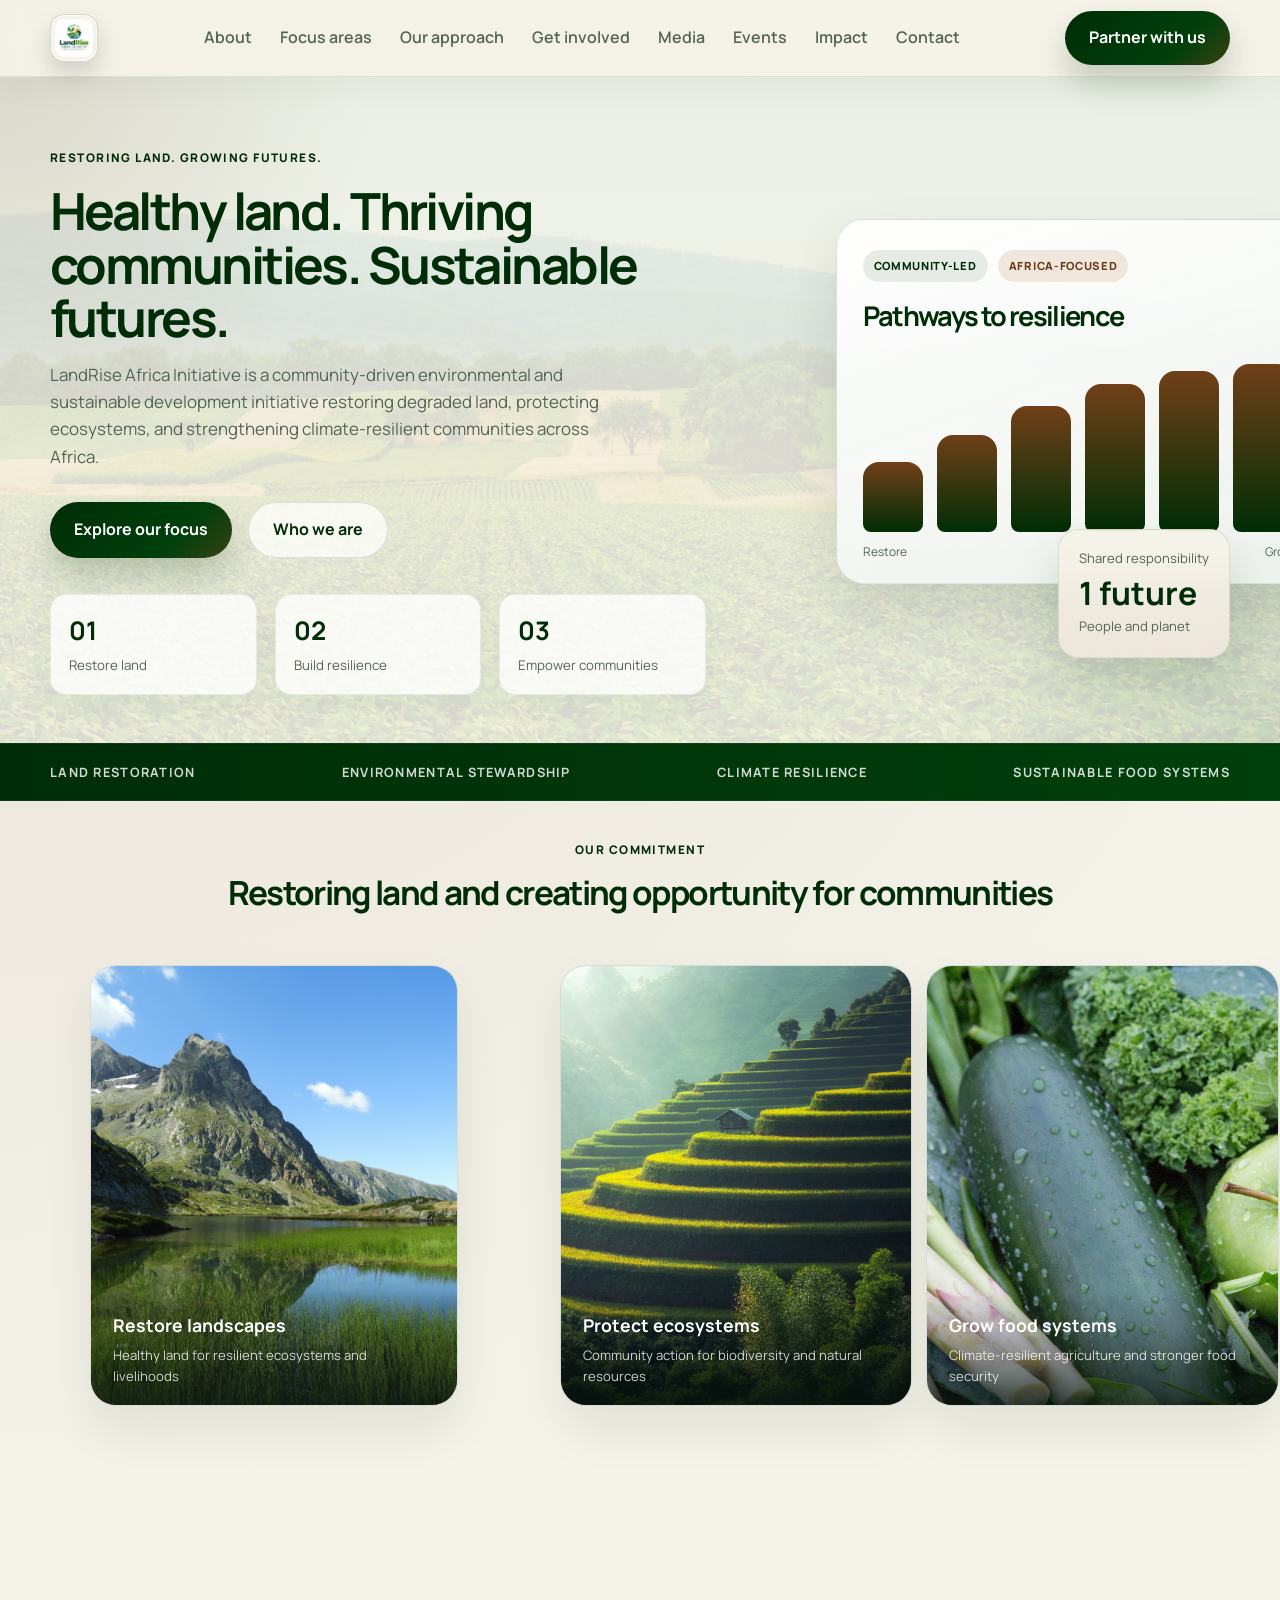
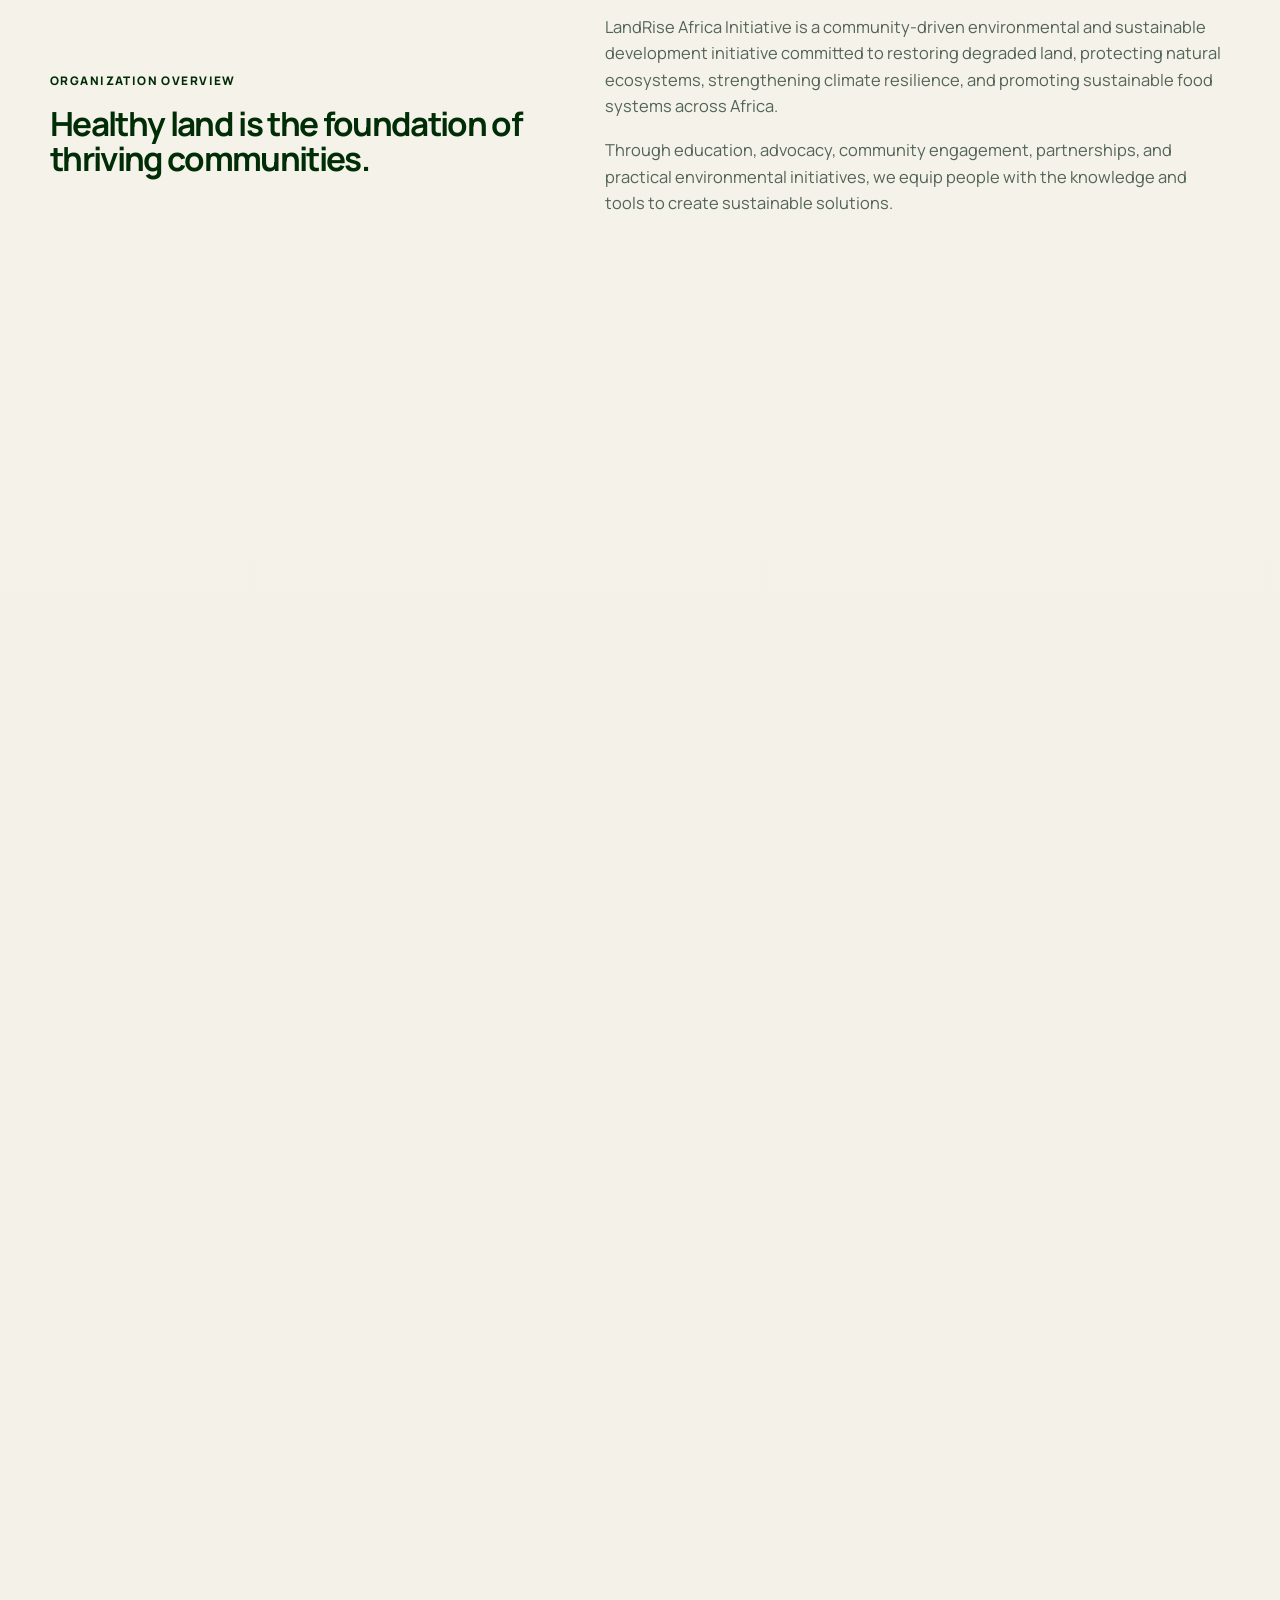
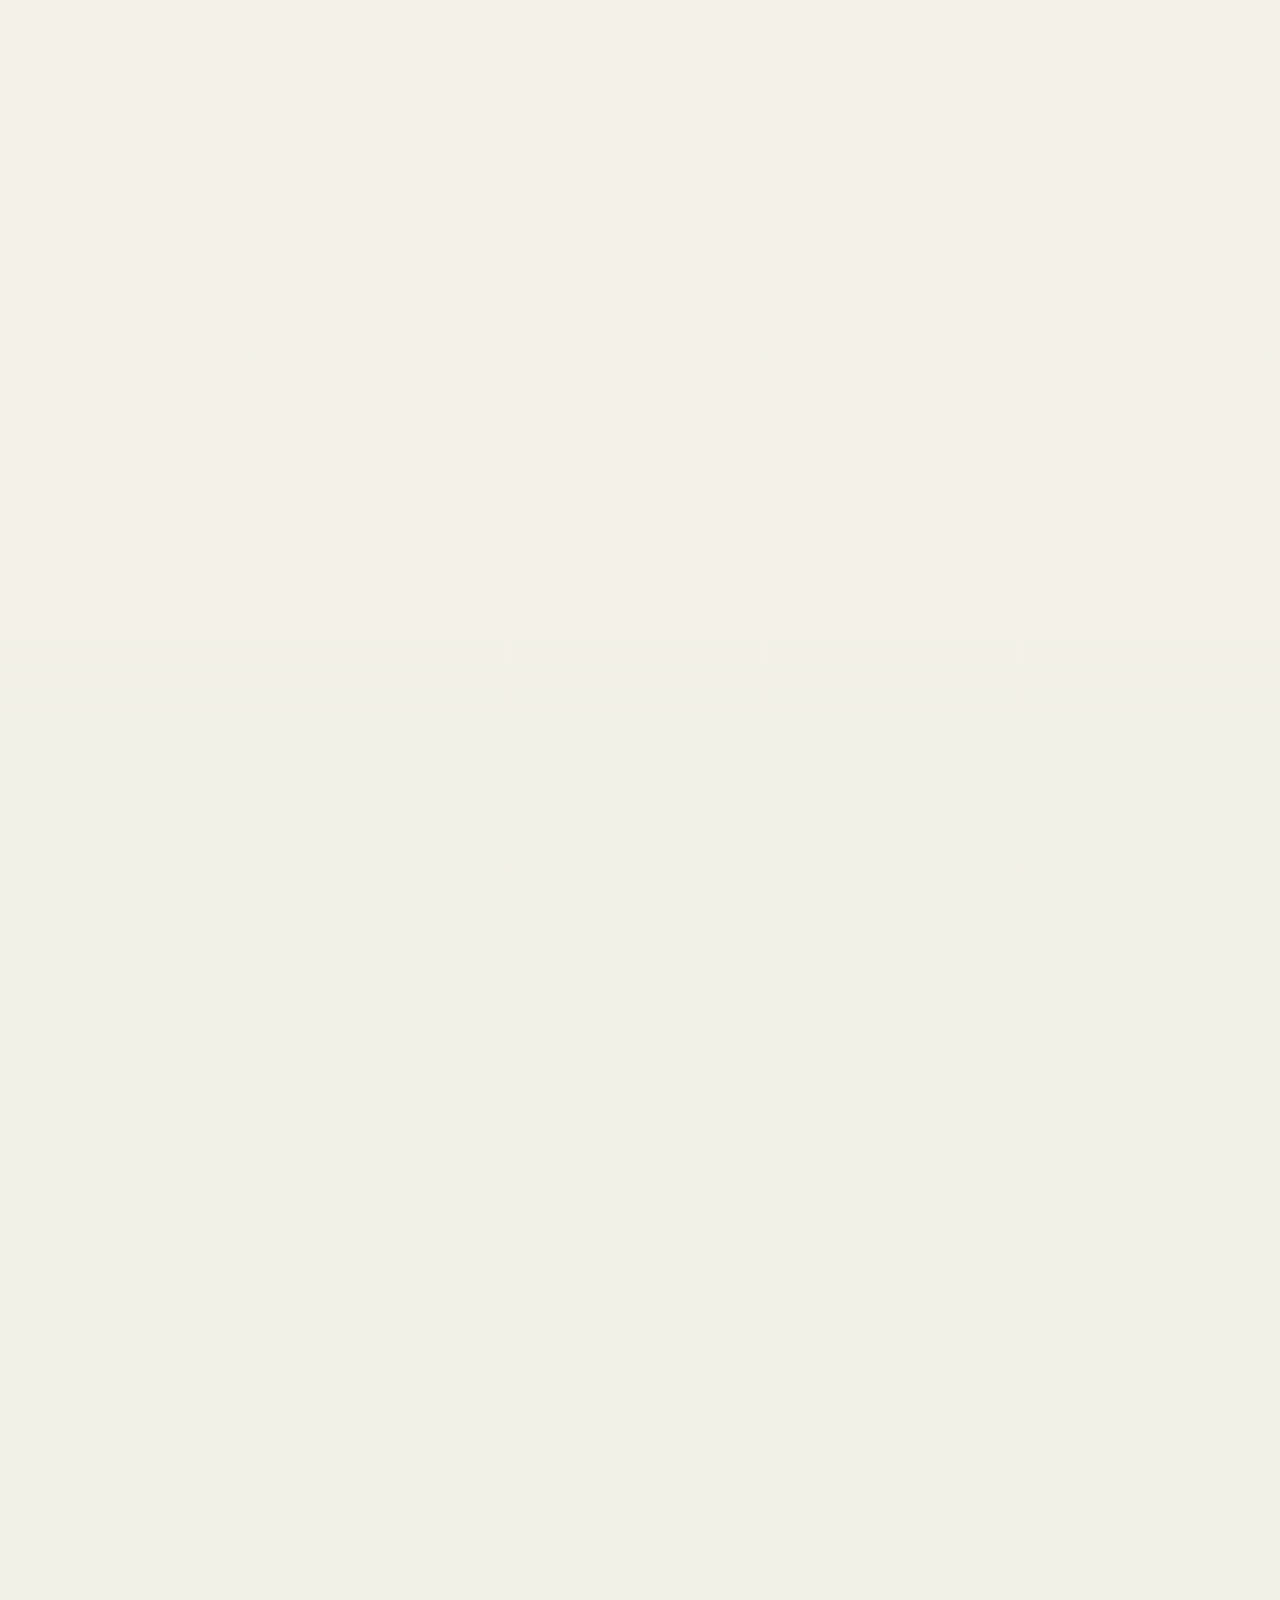
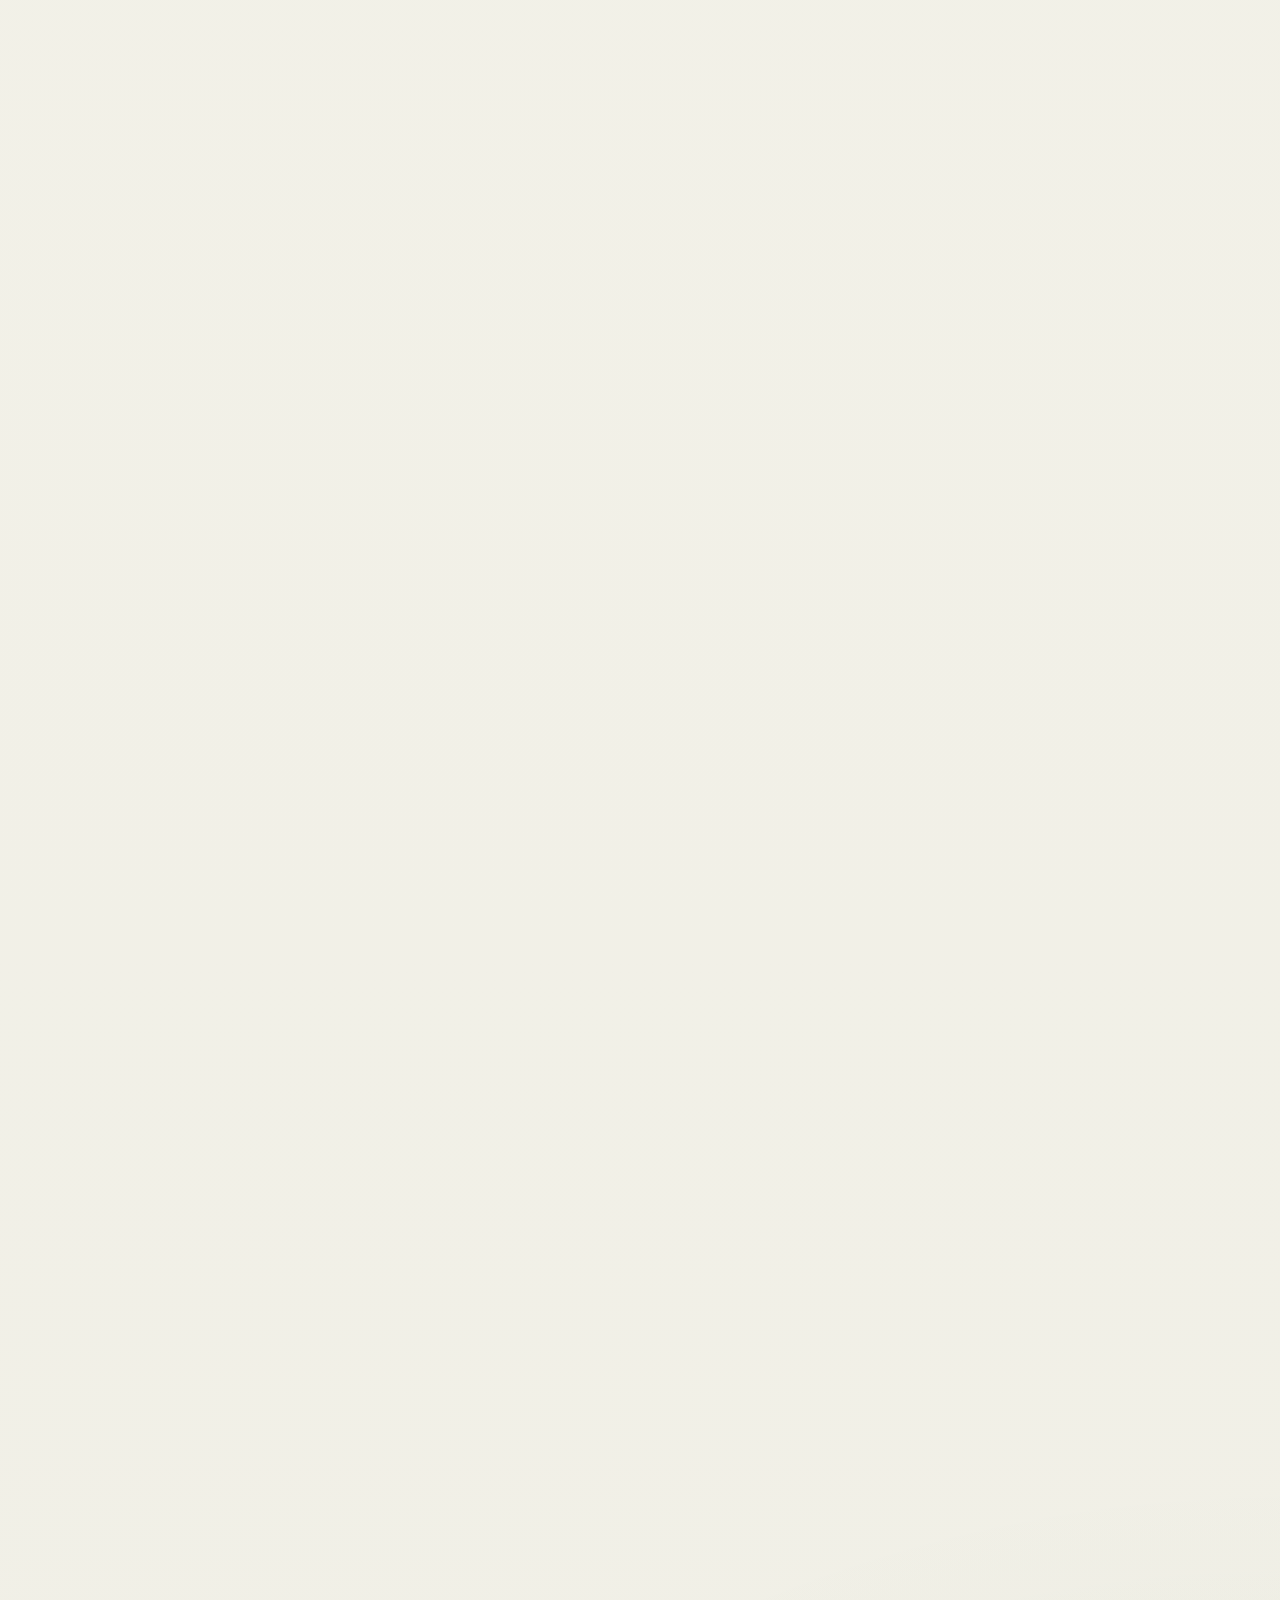
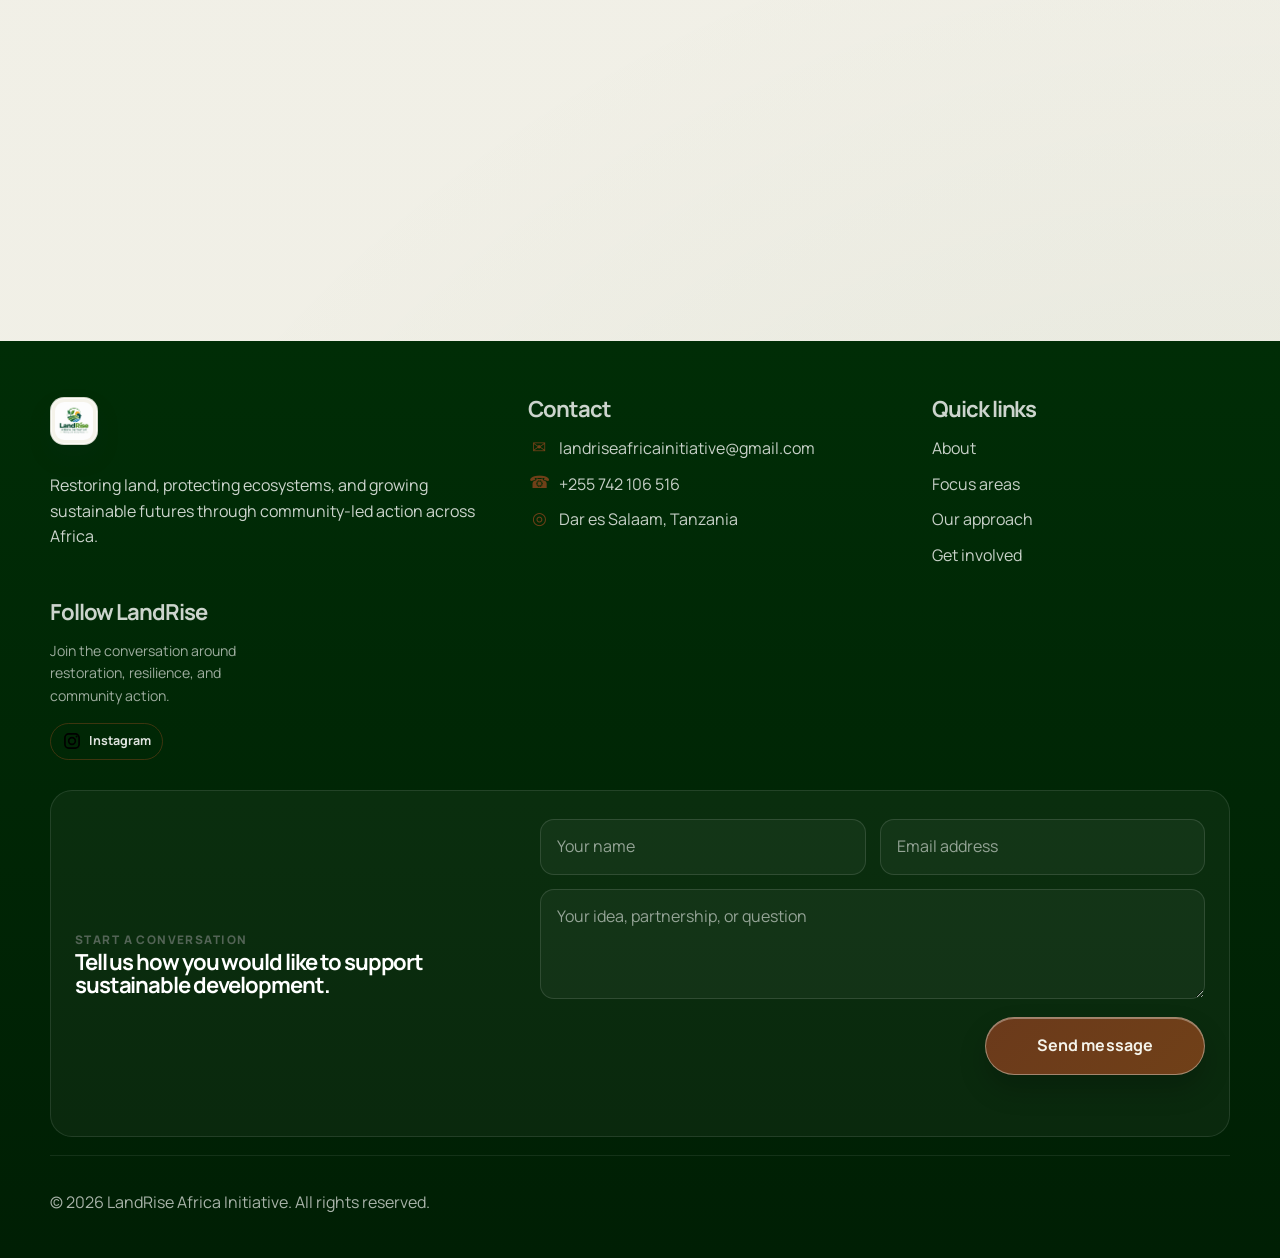
<file: index.html>
<!DOCTYPE html>
<html lang="en">
  <head>
    <meta charset="UTF-8" />
    <meta name="viewport" content="width=device-width, initial-scale=1.0" />
    <meta
      name="description"
      content="LandRise Africa Initiative restores land, strengthens climate resilience, and promotes sustainable food systems through community-led action across Africa."
    />
    <title>LandRise Africa Initiative</title>
    <link rel="preconnect" href="https://fonts.googleapis.com" />
    <link rel="preconnect" href="https://fonts.gstatic.com" crossorigin />
    <link
      href="https://fonts.googleapis.com/css2?family=Manrope:wght@400;500;600;700;800&display=swap"
      rel="stylesheet"
    />
    <link rel="icon" type="image/png" href="assets/images/logo-landrise.png" />
    <link rel="stylesheet" href="css/styles.css" />
  </head>
  <body>
    <header class="site-header">
      <div class="container nav-wrap">
        <a href="#top" class="brand" aria-label="LandRise Africa Initiative home">
          <img src="assets/images/logo-landrise.png" alt="LandRise logo" class="brand-mark" />
          <!-- <span class="brand-text">LandRise</span> -->
        </a>

        <nav class="main-nav" aria-label="Main navigation">
          <a href="#about">About</a>
          <a href="#focus">Focus areas</a>
          <a href="#approach">Our approach</a>
          <a href="#involvement">Get involved</a>
          <a href="pages/media.html">Media</a>
          <a href="pages/events.html">Events</a>
          <a href="#impact">Impact</a>
          <a href="#contact">Contact</a>
        </nav>

        <a href="#contact" class="btn btn-primary nav-cta">Partner with us</a>
        <button class="menu-toggle" aria-label="Open menu" aria-expanded="false">
          <span></span>
          <span></span>
          <span></span>
        </button>
      </div>
    </header>

    <main id="top">
      <section class="hero reveal">
        <div class="container hero-grid">
          <div class="hero-copy">
            <p class="eyebrow">Restoring land. Growing futures.</p>
            <h1>Healthy land. Thriving communities. Sustainable futures.</h1>
            <p class="lead">
              LandRise Africa Initiative is a community-driven environmental and sustainable development initiative
              restoring degraded land, protecting ecosystems, and strengthening climate-resilient communities across Africa.
            </p>
            <div class="hero-actions">
              <a href="#focus" class="btn btn-primary">Explore our focus</a>
              <a href="#about" class="btn btn-secondary">Who we are</a>
            </div>
            <ul class="hero-metrics" aria-label="LandRise priorities">
              <li><strong>01</strong><span>Restore land</span></li>
              <li><strong>02</strong><span>Build resilience</span></li>
              <li><strong>03</strong><span>Empower communities</span></li>
            </ul>
          </div>

          <div class="hero-visual" aria-label="LandRise business overview card">
            <div class="card-panel main-panel">
              <div class="badge-row">
                <span class="badge green">Community-led</span>
                <span class="badge neutral">Africa-focused</span>
              </div>
              <h2>Pathways to resilience</h2>
              <div class="mini-chart" aria-hidden="true">
                <span style="--h: 42%"></span>
                <span style="--h: 58%"></span>
                <span style="--h: 75%"></span>
                <span style="--h: 88%"></span>
                <span style="--h: 96%"></span>
                <span style="--h: 100%"></span>
              </div>

              <div class="chart-labels">
                <span>Restore</span>
                <span>Engage</span>
                <span>Grow</span>
              </div>
            </div>
            <div class="card-panel floating-panel">
              <p>Shared responsibility</p>
              <strong>1 future</strong>
              <span>People and planet</span>
            </div>
          </div>
        </div>
      </section>

      <section class="trust-bar">
        <div class="container trust-items">
          <span>Land restoration</span>
          <span>Environmental stewardship</span>
          <span>Climate resilience</span>
          <span>Sustainable food systems</span>
        </div>
      </section>

      <section class="section gallery-section reveal">
        <div class="container">
          <div class="section-heading center">
            <p class="eyebrow">Our commitment</p>
            <h2>Restoring land and creating opportunity for communities</h2>
          </div>

          <div class="gallery-grid">
            <figure class="gallery-card large">
              <img
                src="assets/images/gallery-farm.jpg"
                alt="Agricultural field and sustainable crop production"
              />
              <figcaption>
                <strong>Restore landscapes</strong>
                <span>Healthy land for resilient ecosystems and livelihoods</span>
              </figcaption>
            </figure>

            <figure class="gallery-card">
              <img
                src="assets/images/gallery-crop.jpg"
                alt="Crops growing in fertile agricultural landscape"
              />
              <figcaption>
                <strong>Protect ecosystems</strong>
                <span>Community action for biodiversity and natural resources</span>
              </figcaption>
            </figure>

            <figure class="gallery-card">
              <img
                src="assets/images/gallery-valuechain.jpg"
                alt="Agricultural value chain and food systems planning"
              />
              <figcaption>
                <strong>Grow food systems</strong>
                <span>Climate-resilient agriculture and stronger food security</span>
              </figcaption>
            </figure>
          </div>
        </div>
      </section>

      <section class="section reveal" id="about">
        <div class="container split-section">
          <div class="section-copy">
            <p class="eyebrow">Organization overview</p>
            <h2>Healthy land is the foundation of thriving communities.</h2>
          </div>
          <div class="section-text">
            <p>
              LandRise Africa Initiative is a community-driven environmental and sustainable development initiative committed to restoring degraded land, protecting natural ecosystems, strengthening climate resilience, and promoting sustainable food systems across Africa.
            </p>
            <p>
              Through education, advocacy, community engagement, partnerships, and practical environmental initiatives, we equip people with the knowledge and tools to create sustainable solutions.
            </p>
          </div>
        </div>
      </section>

      <section class="section alt reveal" id="focus">
        <div class="container">
          <div class="section-heading center">
            <p class="eyebrow">Our focus areas</p>
            <h2>Integrated action for land, climate, food, and people</h2>
          </div>

          <div class="card-grid three-up">
            <article class="info-card">
              <div class="icon">01</div>
              <h3>Sustainable land management</h3>
              <p>
                We promote soil health, land restoration, responsible land use, water conservation, and sustainable farming systems.
              </p>
            </article>

            <article class="info-card">
              <div class="icon">02</div>
              <h3>Environmental conservation</h3>
              <p>
                We support tree planting, ecosystem rehabilitation, biodiversity conservation, and community stewardship of natural habitats.
              </p>
            </article>

            <article class="info-card">
              <div class="icon">03</div>
              <h3>Food security and climate action</h3>
              <p>
                We connect sustainable agriculture, climate education, resilient food systems, and community adaptation with practical action.
              </p>
            </article>
          </div>
        </div>
      </section>

      <section class="section reveal" id="approach">
        <div class="container">
          <div class="section-heading">
            <p class="eyebrow">Our approach</p>
            <h2>From shared knowledge to practical environmental action</h2>
          </div>

          <div class="card-grid two-up">
            <article class="feature-card feature-card--primary">
              <div class="tag">Educate & engage</div>
              <h3>Knowledge that moves communities</h3>
              <p>
                We create awareness and involve farmers, young people, institutions, and local stakeholders in sustainable development.
              </p>
              <ul>
                <li>Environmental education</li>
                <li>Youth leadership</li>
                <li>Community participation</li>
              </ul>
            </article>

            <article class="feature-card">
              <div class="tag alt">Collaborate & act</div>
              <h3>Partnerships that create lasting impact</h3>
              <p>
                We connect communities, researchers, organizations, government, businesses, and development partners around practical solutions.
              </p>
              <ul>
                <li>Land restoration</li>
                <li>Climate action</li>
                <li>Food security</li>
              </ul>
            </article>
          </div>
        </div>
      </section>

      <section class="section process-section reveal">
        <div class="container">
          <div class="section-heading">
            <p class="eyebrow">Our principles</p>
            <h2>A practical, inclusive path from awareness to measurable change</h2>
          </div>

          <div class="timeline">
            <article class="timeline-item">
              <span class="timeline-step">01</span>
              <div>
                <h3>Educate</h3>
                <p>
                  We share accessible knowledge about sustainable land use, conservation, climate action, and food security.
                </p>
              </div>
            </article>

            <article class="timeline-item">
              <span class="timeline-step">02</span>
              <div>
                <h3>Engage</h3>
                <p>
                  We bring communities, young people, institutions, and partners into conversations and initiatives that matter locally.
                </p>
              </div>
            </article>

            <article class="timeline-item">
              <span class="timeline-step">03</span>
              <div>
                <h3>Advocate</h3>
                <p>
                  We promote responsible land management and environmental stewardship through public engagement and campaigns.
                </p>
              </div>
            </article>

            <article class="timeline-item">
              <span class="timeline-step">04</span>
              <div>
                <h3>Act together</h3>
                <p>
                  We collaborate on practical initiatives that restore land, strengthen resilience, and improve community well-being.
                </p>
              </div>
            </article>
          </div>
        </div>
      </section>

      <section class="section alt testimonial-section reveal">
        <div class="container">
          <div class="section-heading center">
            <p class="eyebrow">Who we bring together</p>
            <h2>Change grows stronger through collaboration</h2>
          </div>

          <div class="card-grid three-up">
            <article class="testimonial-card">
              <p>
                “Farmers and agricultural communities bring lived knowledge and local leadership to sustainable land and food-system solutions.”
              </p>
              <div class="person">
                <strong>Farmers</strong>
                <span>Local knowledge and stewardship</span>
              </div>
            </article>

            <article class="testimonial-card">
              <p>
                “Young people, researchers, and educators help turn knowledge into innovation, leadership, and practical environmental action.”
              </p>
              <div class="person">
                <strong>Young people</strong>
                <span>Innovation and environmental leadership</span>
              </div>
            </article>

            <article class="testimonial-card">
              <p>
                “Organizations, institutions, and development partners help build the relationships needed for lasting sustainable development.”
              </p>
              <div class="person">
                <strong>Partners</strong>
                <span>Collaboration for lasting impact</span>
              </div>
            </article>
          </div>
        </div>
      </section>

      <section class="section faq-section reveal" id="faq">
        <div class="container faq-grid">
          <div class="faq-copy">
            <p class="eyebrow">Frequently asked</p>
            <h2>Common questions about getting involved</h2>
            <p>
              LandRise Africa Initiative welcomes people and organizations who want to learn, collaborate, volunteer, or support practical environmental action.
            </p>
          </div>

          <div class="faq-list">
            <details open>
              <summary>What issues does LandRise focus on?</summary>
              <p>
                Our focus includes sustainable land management, environmental conservation, food security, climate action, and youth and community engagement.
              </p>
            </details>

            <details>
              <summary>Who can work with LandRise?</summary>
              <p>
                Farmers, young people, researchers, environmental professionals, NGOs, community groups, government institutions, businesses, volunteers, donors, and development partners.
              </p>
            </details>

            <details>
              <summary>How can I get involved?</summary>
              <p>
                You can volunteer, partner on a project, share knowledge, support an initiative, or help advocate for responsible land and environmental practices.
              </p>
            </details>

            <details>
              <summary>What kinds of programs are being developed?</summary>
              <p>
                Potential programs include land restoration, tree planting, sustainable agriculture, environmental education, youth climate action, community conservation, and climate resilience.
              </p>
            </details>
          </div>
        </div>
      </section>

      <section class="section alt reveal" id="impact">
        <div class="container">
          <div class="section-heading center">
            <p class="eyebrow">Why healthy land matters</p>
            <h2>Restoration strengthens ecosystems, livelihoods, and local economies</h2>
          </div>

          <div class="card-grid four-up">
            <article class="impact-card">
              <strong>01</strong>
              <h3>Better harvests</h3>
              <p>Healthy soils support productive and sustainable agricultural systems.</p>
            </article>
            <article class="impact-card">
              <strong>02</strong>
              <h3>Cleaner water</h3>
              <p>Responsible land management helps protect water resources and reduce degradation.</p>
            </article>
            <article class="impact-card">
              <strong>03</strong>
              <h3>Greater biodiversity</h3>
              <p>Healthy ecosystems provide habitat for plants, animals, insects, and microorganisms.</p>
            </article>
            <article class="impact-card">
              <strong>04</strong>
              <h3>Stronger communities</h3>
              <p>Resilient food systems and natural resources can strengthen livelihoods and well-being.</p>
            </article>
          </div>
        </div>
      </section>

      <section class="section alt reveal" id="involvement">
        <div class="container">
          <div class="section-heading center">
            <p class="eyebrow">Get involved</p>
            <h2>There is a place for everyone in building a sustainable future</h2>
          </div>

          <div class="card-grid two-up team-grid">
            <article class="team-card">
              <img src="assets/images/team/team-1.jpeg" alt="Veronica Pius, Founder and Lead of LandRise Africa Initiative" />
              <div class="team-content">
                <h3>VERONICA PIUS</h3>
                <p class="role">Founder &amp; Lead, LandRise Africa Initiative</p>
                <p>
                  Leads LandRise Africa Initiative’s vision for sustainable land management, environmental action, and community-centered development.
                </p>
              </div>
            </article>

            <article class="team-card">
              <img src="assets/images/team/team-2.jpeg" alt="Elizabeth Pius, Community Health and Nutrition Officer" />
              <div class="team-content">
                <h3>ELIZABETH KABANYA</h3>
                <p class="role">Community Health and Nutrition Officer</p>
                <p>
                  Supports healthier communities through nutrition awareness, community engagement, and practical development initiatives.
                </p>
              </div>
            </article>
          </div>
        </div>
      </section>

      <section class="cta-band reveal">
        <div class="container cta-wrap">
          <div>
            <p class="eyebrow">Restore land. Empower communities.</p>
            <h2>Help grow a healthier, more resilient future for Africa.</h2>
          </div>
          <a href="#contact" class="btn btn-primary">Get involved</a>
        </div>
      </section>
    </main>

    <footer class="site-footer" id="contact">
      <div class="container footer-grid">
        <div>
          <a href="#top" class="brand footer-brand" aria-label="LandRise Africa Initiative home">
            <img src="assets/images/logo-landrise.png" alt="LandRise logo" class="brand-mark" />
            <!-- <span class="brand-text">LandRise</span> -->
          </a>
          <p>
            Restoring land, protecting ecosystems, and growing sustainable futures through community-led action across Africa.
          </p>
        </div>

        <div>
          <h3>Contact</h3>
          <ul class="footer-list">
            <li><span class="contact-icon" aria-hidden="true">&#9993;</span><a href="mailto:landriseafricainitiative@gmail.com">landriseafricainitiative@gmail.com</a></li>
            <li><span class="contact-icon" aria-hidden="true">&#9742;</span><a href="tel:+255742106516">+255 742 106 516</a></li>
            <li><span class="contact-icon" aria-hidden="true">&#9678;</span><span>Dar es Salaam, Tanzania</span></li>
          </ul>
        </div>

        <div>
          <h3>Quick links</h3>
          <ul class="footer-list">
            <li><a href="#about">About</a></li>
            <li><a href="#focus">Focus areas</a></li>
            <li><a href="#approach">Our approach</a></li>
            <li><a href="#involvement">Get involved</a></li>
          </ul>
        </div>

        <div>
          <h3>Follow LandRise</h3>
          <p class="social-intro">Join the conversation around restoration, resilience, and community action.</p>
          <div class="social-links" aria-label="Social media links">
            <!-- <a href="https://www.facebook.com/" target="_blank" rel="noreferrer" aria-label="LandRise on Facebook"><img class="social-icon" src="assets/images/social/facebook.svg" alt="" /><span>Facebook</span></a> -->
            <a href="https://www.instagram.com/landrise_africa?stkn=emh3bWVybmZ4anJh" target="_blank" rel="noreferrer" aria-label="LandRise on Instagram"><img class="social-icon" src="assets/images/social/instagram.svg" alt="" /><span>Instagram</span></a>
            <!-- <a href="https://www.linkedin.com/" target="_blank" rel="noreferrer" aria-label="LandRise on LinkedIn"><img class="social-icon" src="assets/images/social/linkedin.svg" alt="" /><span>LinkedIn</span></a> -->
          </div>
        </div>
      </div>

      <div class="container contact-panel">
        <div>
          <p class="eyebrow">Start a conversation</p>
          <h3>Tell us how you would like to support sustainable development.</h3>
        </div>
        <form class="contact-form" id="inquiryForm" action="https://formspree.io/f/mppwyoyw" method="POST">
          <input type="text" name="name" placeholder="Your name" aria-label="Your name" required />
          <input type="email" name="email" placeholder="Email address" aria-label="Email address" required />
          <textarea name="message" rows="3" placeholder="Your idea, partnership, or question" aria-label="Your idea, partnership, or question" required></textarea>
          <input type="hidden" name="_subject" value="New LandRise Africa Initiative website message" />
          <button type="submit" class="btn btn-primary">Send message</button>
          <p class="form-status" id="formStatus" role="status" aria-live="polite"></p>
        </form>
      </div>

      <div class="container footer-bottom">
        <p>© <span id="year"></span> LandRise Africa Initiative. All rights reserved.</p>
      </div>
    </footer>

    <script src="js/script.js"></script>
  </body>
</html>
</file>
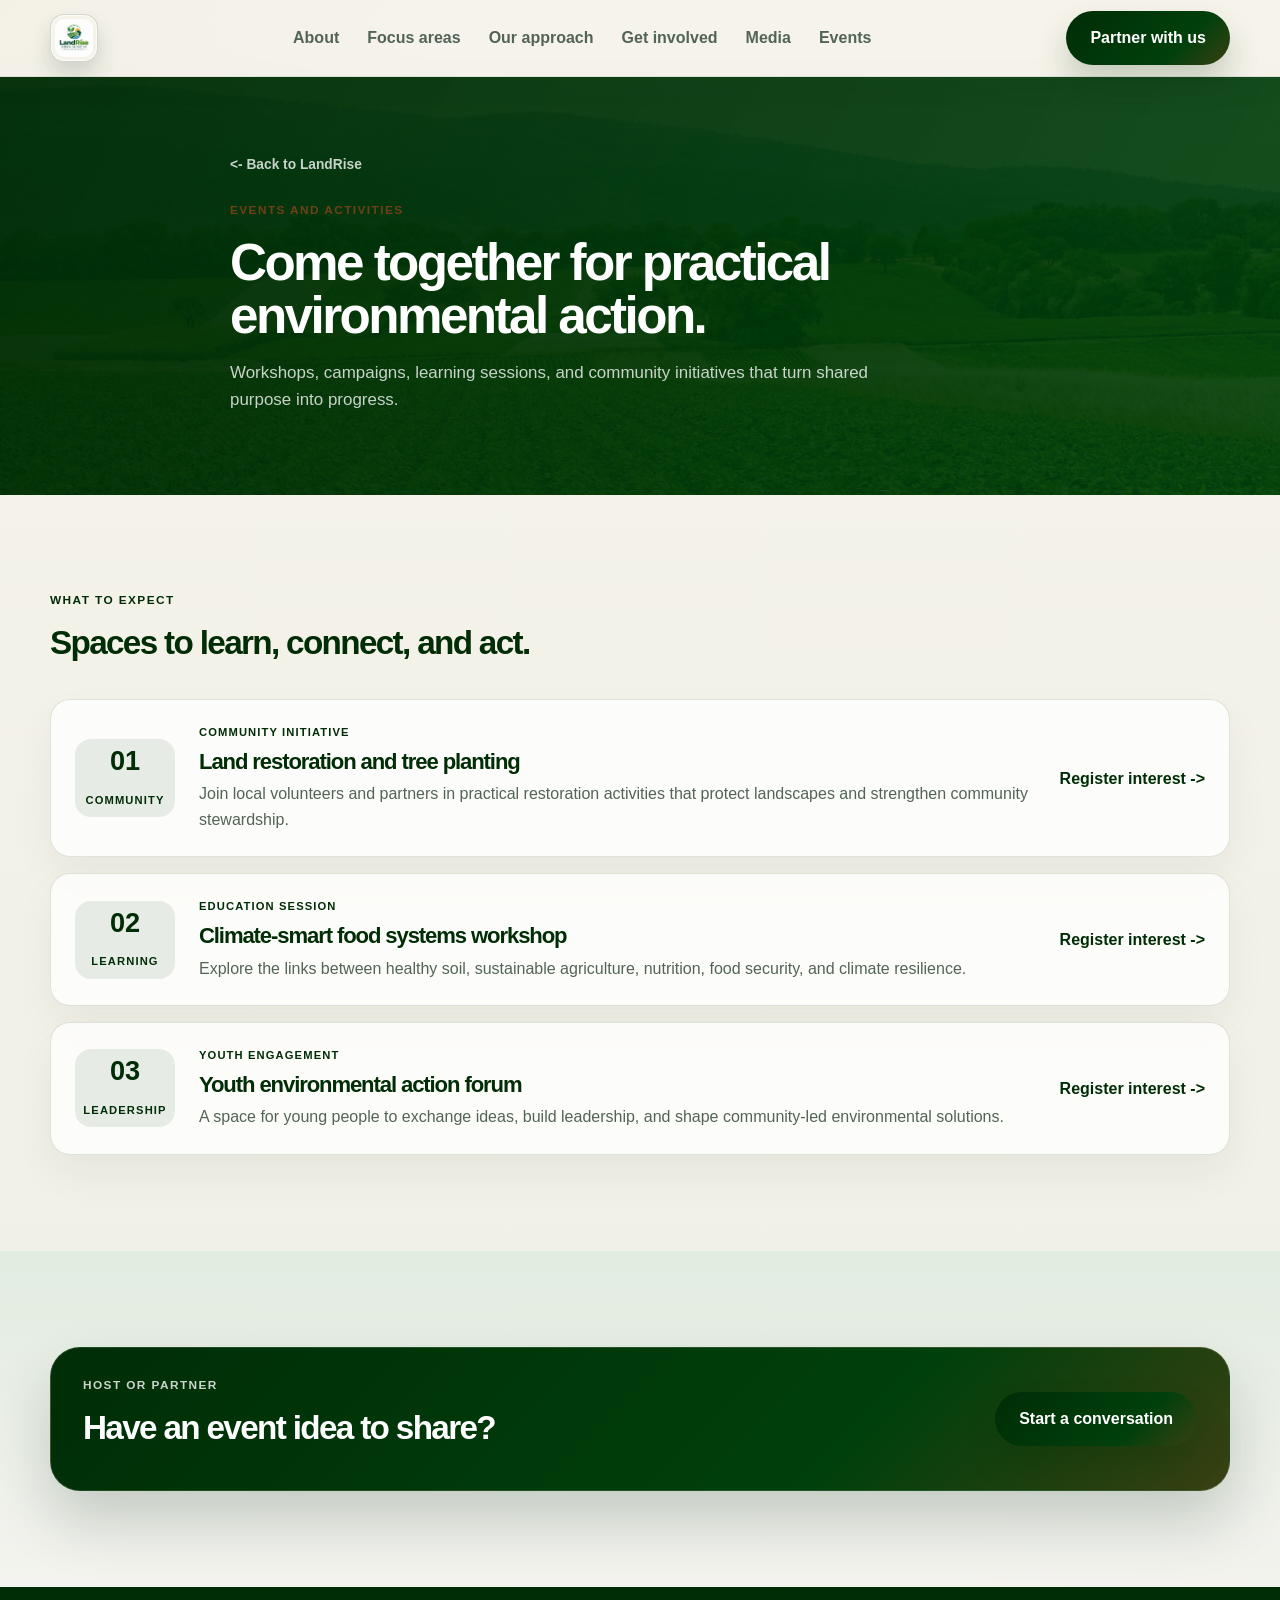
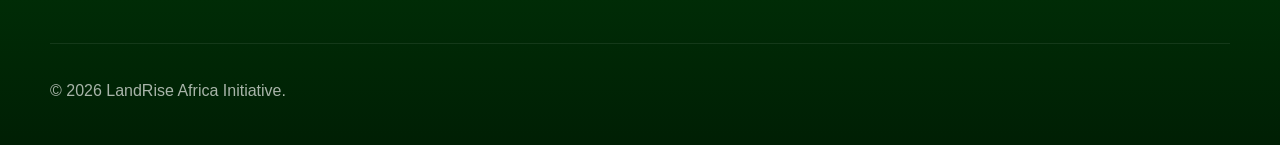
<file: pages/events.html>
<!DOCTYPE html>
<html lang="en">
  <head>
    <meta charset="UTF-8" />
    <meta name="viewport" content="width=device-width, initial-scale=1.0" />
    <meta name="description" content="LandRise Africa Initiative events, workshops, campaigns, and community activities." />
    <title>Events | LandRise Africa Initiative</title>
    <link rel="icon" type="image/png" href="../assets/images/logo-landrise.png" />
    <link rel="stylesheet" href="../css/styles.css" />
  </head>
  <body>
    <header class="site-header">
      <div class="container nav-wrap">
        <a href="../index.html#top" class="brand" aria-label="LandRise Africa Initiative home">
          <img src="../assets/images/logo-landrise.png" alt="LandRise logo" class="brand-mark" />
        </a>
        <nav class="main-nav" aria-label="Main navigation">
          <a href="../index.html#about">About</a>
          <a href="../index.html#focus">Focus areas</a>
          <a href="../index.html#approach">Our approach</a>
          <a href="../index.html#involvement">Get involved</a>
          <a href="media.html">Media</a>
          <a href="events.html" aria-current="page">Events</a>
        </nav>
        <a href="../index.html#contact" class="btn btn-primary nav-cta">Partner with us</a>
        <button class="menu-toggle" aria-label="Open menu" aria-expanded="false">
          <span></span><span></span><span></span>
        </button>
      </div>
    </header>

    <main>
      <section class="page-hero reveal">
        <div class="container page-hero-content">
          <a class="back-link" href="../index.html">&lt;- Back to LandRise</a>
          <p class="eyebrow">Events and activities</p>
          <h1>Come together for practical environmental action.</h1>
          <p class="lead">Workshops, campaigns, learning sessions, and community initiatives that turn shared purpose into progress.</p>
        </div>
      </section>

      <section class="section reveal">
        <div class="container">
          <div class="section-heading">
            <p class="eyebrow">What to expect</p>
            <h2>Spaces to learn, connect, and act.</h2>
          </div>
          <div class="event-list">
            <article class="event-card">
              <div class="event-date"><strong>01</strong><span>Community</span></div>
              <div><p class="event-type">Community initiative</p><h3>Land restoration and tree planting</h3><p>Join local volunteers and partners in practical restoration activities that protect landscapes and strengthen community stewardship.</p></div>
              <a href="../index.html#contact" class="event-link">Register interest <span aria-hidden="true">-&gt;</span></a>
            </article>
            <article class="event-card">
              <div class="event-date"><strong>02</strong><span>Learning</span></div>
              <div><p class="event-type">Education session</p><h3>Climate-smart food systems workshop</h3><p>Explore the links between healthy soil, sustainable agriculture, nutrition, food security, and climate resilience.</p></div>
              <a href="../index.html#contact" class="event-link">Register interest <span aria-hidden="true">-&gt;</span></a>
            </article>
            <article class="event-card">
              <div class="event-date"><strong>03</strong><span>Leadership</span></div>
              <div><p class="event-type">Youth engagement</p><h3>Youth environmental action forum</h3><p>A space for young people to exchange ideas, build leadership, and shape community-led environmental solutions.</p></div>
              <a href="../index.html#contact" class="event-link">Register interest <span aria-hidden="true">-&gt;</span></a>
            </article>
          </div>
        </div>
      </section>

      <section class="section alt reveal">
        <div class="container cta-wrap">
          <div><p class="eyebrow">Host or partner</p><h2>Have an event idea to share?</h2></div>
          <a href="../index.html#contact" class="btn btn-primary">Start a conversation</a>
        </div>
      </section>
    </main>

    <footer class="site-footer">
      <div class="container footer-bottom"><p>&copy; <span id="year"></span> LandRise Africa Initiative.</p></div>
    </footer>
    <script src="../js/script.js"></script>
  </body>
</html>
</file>
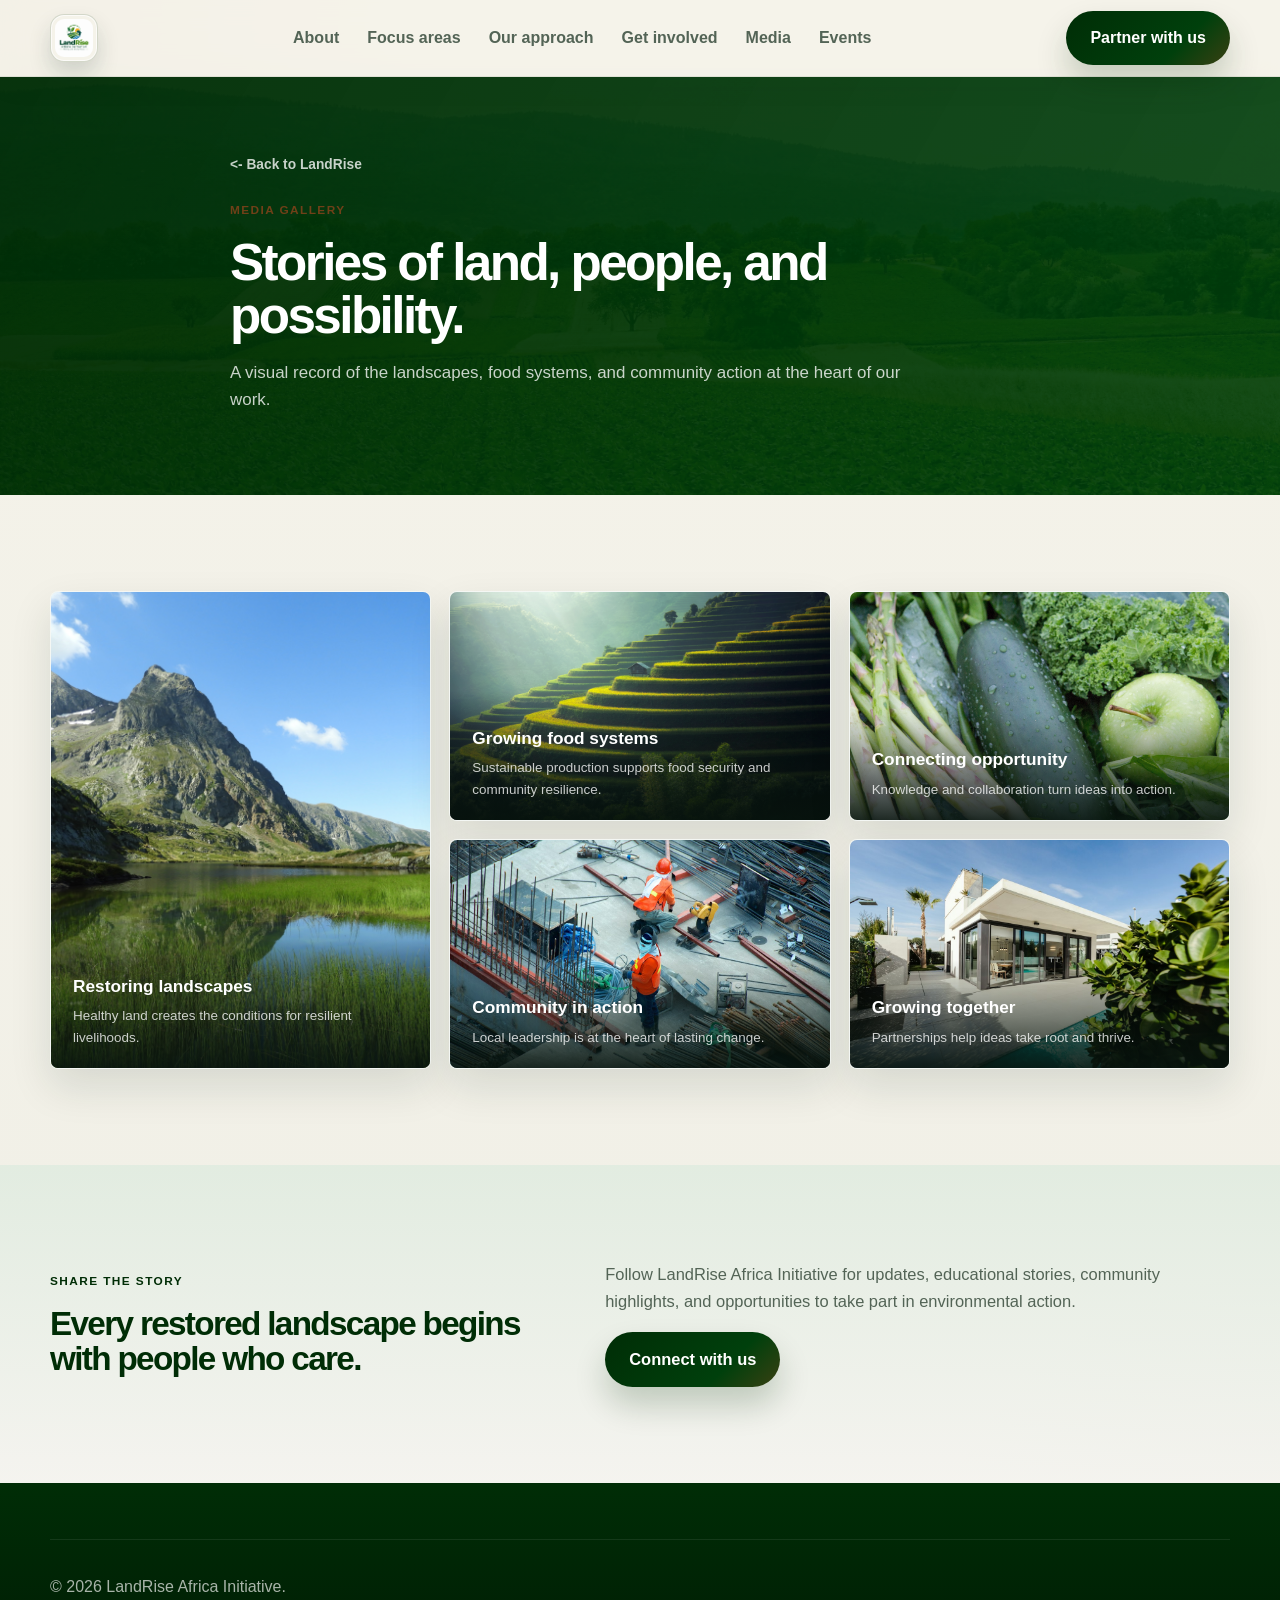
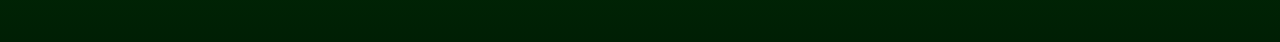
<file: pages/media.html>
<!DOCTYPE html>
<html lang="en">
  <head>
    <meta charset="UTF-8" />
    <meta name="viewport" content="width=device-width, initial-scale=1.0" />
    <meta name="description" content="LandRise Africa Initiative media gallery featuring land restoration, food systems, and community action." />
    <title>Media Gallery | LandRise Africa Initiative</title>
    <link rel="icon" type="image/png" href="../assets/images/logo-landrise.png" />
    <link rel="stylesheet" href="../css/styles.css" />
  </head>
  <body>
    <header class="site-header">
      <div class="container nav-wrap">
        <a href="../index.html#top" class="brand" aria-label="LandRise Africa Initiative home">
          <img src="../assets/images/logo-landrise.png" alt="LandRise logo" class="brand-mark" />
        </a>
        <nav class="main-nav" aria-label="Main navigation">
          <a href="../index.html#about">About</a>
          <a href="../index.html#focus">Focus areas</a>
          <a href="../index.html#approach">Our approach</a>
          <a href="../index.html#involvement">Get involved</a>
          <a href="media.html" aria-current="page">Media</a>
          <a href="events.html">Events</a>
        </nav>
        <a href="../index.html#contact" class="btn btn-primary nav-cta">Partner with us</a>
        <button class="menu-toggle" aria-label="Open menu" aria-expanded="false">
          <span></span><span></span><span></span>
        </button>
      </div>
    </header>

    <main>
      <section class="page-hero reveal">
        <div class="container page-hero-content">
          <a class="back-link" href="../index.html">&lt;- Back to LandRise</a>
          <p class="eyebrow">Media gallery</p>
          <h1>Stories of land, people, and possibility.</h1>
          <p class="lead">A visual record of the landscapes, food systems, and community action at the heart of our work.</p>
        </div>
      </section>

      <section class="section reveal">
        <div class="container">
          <div class="media-page-grid">
            <figure class="media-feature">
              <img src="../assets/images/gallery-farm.jpg" alt="Agricultural landscape representing land restoration and sustainable farming" />
              <figcaption><strong>Restoring landscapes</strong><span>Healthy land creates the conditions for resilient livelihoods.</span></figcaption>
            </figure>
            <figure class="media-card">
              <img src="../assets/images/gallery-crop.jpg" alt="Crops growing in a fertile field" />
              <figcaption><strong>Growing food systems</strong><span>Sustainable production supports food security and community resilience.</span></figcaption>
            </figure>
            <figure class="media-card">
              <img src="../assets/images/gallery-valuechain.jpg" alt="Agricultural value chain and food systems" />
              <figcaption><strong>Connecting opportunity</strong><span>Knowledge and collaboration turn ideas into action.</span></figcaption>
            </figure>
            <figure class="media-card">
              <img src="../assets/images/projects/project-1.jpg" alt="Community members taking part in a LandRise project" />
              <figcaption><strong>Community in action</strong><span>Local leadership is at the heart of lasting change.</span></figcaption>
            </figure>
            <figure class="media-card">
              <img src="../assets/images/projects/project-2.jpg" alt="A community-led environmental project in the field" />
              <figcaption><strong>Growing together</strong><span>Partnerships help ideas take root and thrive.</span></figcaption>
            </figure>
          </div>
        </div>
      </section>

      <section class="section alt reveal">
        <div class="container split-section">
          <div class="section-copy">
            <p class="eyebrow">Share the story</p>
            <h2>Every restored landscape begins with people who care.</h2>
          </div>
          <div class="section-text">
            <p>Follow LandRise Africa Initiative for updates, educational stories, community highlights, and opportunities to take part in environmental action.</p>
            <a href="../index.html#contact" class="btn btn-primary">Connect with us</a>
          </div>
        </div>
      </section>
    </main>

    <footer class="site-footer">
      <div class="container footer-bottom"><p>&copy; <span id="year"></span> LandRise Africa Initiative.</p></div>
    </footer>
    <script src="../js/script.js"></script>
  </body>
</html>
</file>
<file: css/styles.css>
:root {
  --bg: #F5F3EA;
  --bg-strong: #e8eee5;
  --surface: rgba(245, 243, 234, 0.94);
  --surface-soft: #F5F3EA;
  --primary: #002D06;
  --primary-dark: #002D06;
  --primary-soft: #e6ece5;
  --accent: #00400C;
  --accent-soft: #e8eee4;
  --earth: #6B3A1B;
  --earth-warm: #704018;
  --earth-soft: #f0e7dc;
  --text: #002D06;
  --muted: #536456;
  --border: rgba(0, 45, 6, 0.12);
  --shadow: 0 30px 70px rgba(0, 45, 6, 0.12);
  --radius: 28px;
  --container: min(1180px, calc(100% - 32px));
}

* {
  box-sizing: border-box;
}

html {
  scroll-behavior: smooth;
}

body {
  margin: 0;
  font-family: "Manrope", sans-serif;
  background:
    radial-gradient(circle at top left, rgba(107, 58, 27, 0.1), transparent 20%),
    radial-gradient(circle at bottom right, rgba(0, 64, 12, 0.08), transparent 18%),
    linear-gradient(180deg, #F5F3EA 0%, #f0efe6 100%);
  color: var(--text);
  line-height: 1.6;
}

a {
  color: inherit;
  text-decoration: none;
}

img {
  max-width: 100%;
  display: block;
}

button,
input,
textarea {
  font: inherit;
}

.container {
  width: var(--container);
  margin: 0 auto;
}

.site-header {
  position: sticky;
  top: 0;
  z-index: 30;
  backdrop-filter: blur(14px);
  background: rgba(245, 243, 234, 0.88);
  border-bottom: 1px solid rgba(0, 45, 6, 0.08);
  box-shadow: 0 10px 30px rgba(0, 45, 6, 0.04);
}

.nav-wrap {
  display: flex;
  align-items: center;
  justify-content: space-between;
  gap: 20px;
  min-height: 76px;
}

.brand {
  display: inline-flex;
  align-items: center;
  gap: 10px;
  font-weight: 800;
  font-size: 1.1rem;
}

.brand-mark {
  width: 3rem;
  height: 3rem;
  padding: 4px;
  border-radius: 14px;
  display: block;
  object-fit: contain;
  background: var(--bg);
  border: 1px solid rgba(0, 45, 6, 0.14);
  box-shadow: inset 0 0 0 1px rgba(255, 255, 255, 0.7), 0 12px 22px rgba(15, 45, 36, 0.16);
}

.brand-text {
  letter-spacing: -0.04em;
}

.main-nav {
  display: flex;
  align-items: center;
  gap: 28px;
  color: var(--muted);
  font-weight: 600;
}

.main-nav a {
  position: relative;
}

.main-nav a::after {
  content: "";
  position: absolute;
  left: 0;
  bottom: -8px;
  width: 100%;
  height: 2px;
  border-radius: 999px;
  background: var(--primary);
  transform: scaleX(0);
  transform-origin: center;
  transition: transform 0.2s ease;
}

.main-nav a:hover::after,
.main-nav a:focus-visible::after {
  transform: scaleX(1);
}

.btn {
  display: inline-flex;
  align-items: center;
  justify-content: center;
  padding: 0.9rem 1.5rem;
  border-radius: 999px;
  font-weight: 700;
  transition: transform 0.2s ease, box-shadow 0.2s ease, filter 0.2s ease;
  animation: fadeUp 0.7s ease both;
}

.btn:hover,
.btn:focus-visible {
  transform: translateY(-2px) scale(1.01);
  box-shadow: 0 20px 38px rgba(0, 45, 6, 0.18);
  filter: brightness(1.02);
}

.btn-primary {
  background: linear-gradient(135deg, var(--primary) 0%, var(--accent) 68%, var(--earth-warm) 130%);
  color: #fff;
  box-shadow: 0 18px 32px rgba(0, 45, 6, 0.2);
}

.btn-secondary {
  background: rgba(255, 255, 255, 0.72);
  color: var(--primary-dark);
  border: 1px solid rgba(0, 45, 6, 0.12);
}

.hero {
  position: relative;
  padding: 72px 0 48px;
  overflow: hidden;
  background:
    radial-gradient(circle at top left, rgba(112, 64, 24, 0.15), transparent 26%),
    radial-gradient(circle at bottom right, rgba(0, 64, 12, 0.1), transparent 24%),
    linear-gradient(180deg, #e8eee5 0%, #F5F3EA 58%, #F5F3EA 100%);
}

.hero::before {
  content: "";
  position: absolute;
  inset: 0;
  background-image: url("../assets/images/hero-agriculture.jpg");
  background-size: cover;
  background-position: center;
  opacity: 0.1;
  filter: saturate(1.15) contrast(1.2) brightness(1.04);
  z-index: 0;
}

.hero-grid {
  position: relative;
  z-index: 1;
  display: grid;
  grid-template-columns: 1.15fr 0.85fr;
  align-items: center;
  gap: 40px;
}

.eyebrow {
  margin: 0 0 16px;
  color: var(--primary);
  text-transform: uppercase;
  letter-spacing: 0.12em;
  font-size: 0.74rem;
  font-weight: 800;
}

h1,
h2,
h3 {
  margin: 0 0 16px;
  letter-spacing: -0.05em;
  line-height: 1.05;
}

h1 {
  font-size: clamp(2.8rem, 4vw, 5rem);
}

h2 {
  font-size: clamp(2rem, 2.6vw, 3rem);
}

h3 {
  font-size: 1.38rem;
}

.lead {
  margin: 0;
  max-width: 58ch;
  color: var(--muted);
  font-size: 1.06rem;
}

.hero-actions {
  display: flex;
  flex-wrap: wrap;
  gap: 16px;
  margin-top: 32px;
}

.hero-metrics {
  list-style: none;
  display: grid;
  grid-template-columns: repeat(3, minmax(0, 1fr));
  gap: 18px;
  padding: 0;
  margin: 36px 0 0;
}

.hero-metrics li {
  padding: 16px 18px;
  background: rgba(255, 255, 255, 0.78);
  border: 1px solid rgba(16, 47, 37, 0.08);
  border-radius: 16px;
  box-shadow: 0 12px 24px rgba(24, 76, 42, 0.05);
  animation: fadeUp 0.8s ease both;
}

.hero-metrics strong {
  display: block;
  font-size: 1.6rem;
  color: var(--primary);
}

.hero-metrics span {
  color: var(--muted);
  font-size: 0.83rem;
}

.hero-visual {
  position: relative;
  min-height: 520px;
  display: grid;
  place-items: center;
  overflow: visible;
  z-index: 0;
}

.card-panel {
  position: relative;
  z-index: 1;
  background: rgba(255, 255, 255, 0.74);
  backdrop-filter: blur(10px);
  border: 1px solid rgba(16, 47, 37, 0.09);
  border-radius: var(--radius);
  box-shadow: 0 26px 58px rgba(13, 46, 34, 0.14);
  animation: floatIn 0.9s ease forwards;
}

.main-panel {
  position: relative;
  z-index: 2;
  width: min(100%, 500px);
  margin-left: auto;
  left: 90px;
  bottom: 20px;
  padding: 30px 26px 22px;
  transform: translateY(26px);
  background: linear-gradient(160deg, rgba(255,255,255,0.96), rgba(237,242,238,0.92));
  border: 1px solid rgba(16, 47, 37, 0.12);
  box-shadow: 0 28px 56px rgba(11, 36, 29, 0.12);
}



.badge-row {
  display: flex;
  gap: 10px;
  flex-wrap: wrap;
  margin-bottom: 20px;
}

.badge {
  display: inline-flex;
  align-items: center;
  padding: 0.42rem 0.7rem;
  border-radius: 999px;
  font-size: 0.7rem;
  font-weight: 800;
  letter-spacing: 0.06em;
  text-transform: uppercase;
}

.badge.green {
  background: var(--primary-soft);
  color: var(--primary);
}

.badge.neutral {
  background: var(--earth-soft);
  color: var(--earth);
}

.main-panel h2 {
  margin-bottom: 22px;
  font-size: clamp(1.7rem, 2vw, 2.2rem);
  letter-spacing: -0.06em;
}

.mini-chart {
  height: 180px;
  display: grid;
  grid-template-columns: repeat(6, minmax(0, 1fr));
  align-items: end;
  gap: 14px;
  padding-top: 12px;
  margin-bottom: 10px;
}

.mini-chart span {
  display: block;
  height: var(--h);
  border-radius: 16px 16px 8px 8px;
  background: linear-gradient(180deg, var(--earth-warm), var(--primary));
}

.chart-labels {
  display: flex;
  justify-content: space-between;
  color: var(--muted);
  font-size: 0.75rem;
}

.floating-panel {
  position: absolute;
  right: 0;
  bottom: 24px;
  z-index: 13;
  padding: 18px 20px;
  min-width: 170px;
  margin-left: auto;
  background: linear-gradient(180deg, rgba(245,243,234,0.96), rgba(240,231,220,0.9));
  border: 1px solid rgba(16, 47, 37, 0.1);
  border-radius: 20px;
  box-shadow: 0 24px 42px rgba(24, 76, 42, 0.15);
  animation: pulseCard 3s ease-in-out infinite;
}

.floating-panel p,
.floating-panel span {
  margin: 0;
  color: var(--muted);
  font-size: 0.82rem;
}

.floating-panel strong {
  display: block;
  margin: 8px 0 4px;
  font-size: 2rem;
  line-height: 1;
  color: var(--primary);
}

.trust-bar {
  padding: 18px 0;
  background: linear-gradient(90deg, var(--primary) 0%, #00400C 100%);
  color: rgba(255, 255, 255, 0.82);
  border-top: 1px solid rgba(255,255,255,0.06);
  border-bottom: 1px solid rgba(255,255,255,0.06);
}

.trust-items {
  display: flex;
  justify-content: space-between;
  align-items: center;
  flex-wrap: wrap;
  gap: 16px;
  font-weight: 700;
  font-size: 0.8rem;
  letter-spacing: 0.1em;
  text-transform: uppercase;
}

.section {
  padding: 96px 0;
  position: relative;
}

.reveal {
  opacity: 0;
  transform: translateY(26px);
  transition: opacity 0.7s ease, transform 0.7s ease;
}

.reveal.is-visible {
  opacity: 1;
  transform: translateY(0);
}

.alt {
  background: linear-gradient(180deg, rgba(222, 235, 223, 0.8), rgba(245, 244, 240, 0.9));
}

.split-section {
  display: grid;
  grid-template-columns: 0.9fr 1.1fr;
  gap: 44px;
  align-items: center;
}

.section-copy h2,
.section-heading h2 {
  margin-bottom: 0;
}

.section-text {
  color: var(--muted);
  font-size: 1.03rem;
}

.section-text p {
  margin: 0 0 18px;
}

.section-heading {
  margin-bottom: 38px;
}

.section-heading.center {
  text-align: center;
}

.page-hero {
  padding: 74px 0 82px;
  background:
    linear-gradient(120deg, rgba(0, 45, 6, 0.96), rgba(0, 64, 12, 0.9)),
    url("../assets/images/hero-agriculture.jpg") center / cover;
  color: #fff;
}

.page-hero-content {
  max-width: 820px;
}

.page-hero .eyebrow {
  margin-top: 24px;
  color: var(--earth-warm);
}

.page-hero h1 {
  max-width: 760px;
}

.page-hero .lead {
  max-width: 680px;
  color: rgba(255, 255, 255, 0.78);
}

.back-link {
  display: inline-flex;
  color: rgba(255, 255, 255, 0.78);
  font-size: 0.86rem;
  font-weight: 700;
}

.back-link:hover,
.back-link:focus-visible {
  color: var(--earth-warm);
}

.media-page-grid {
  display: grid;
  grid-template-columns: repeat(3, minmax(0, 1fr));
  grid-auto-rows: 230px;
  gap: 18px;
}

.media-feature,
.media-card {
  position: relative;
  min-height: 0;
  margin: 0;
  overflow: hidden;
  border: 1px solid rgba(255, 255, 255, 0.58);
  border-radius: 8px;
  background: var(--primary-soft);
  box-shadow: 0 18px 42px rgba(18, 43, 29, 0.12);
  isolation: isolate;
}

.media-card {
  transition: transform 0.3s ease, box-shadow 0.3s ease;
}

.media-card:hover {
  transform: translateY(-5px);
  box-shadow: 0 24px 48px rgba(18, 43, 29, 0.18);
}

.media-feature {
  grid-row: span 2;
}

.media-feature img,
.media-card img {
  position: absolute;
  inset: 0;
  width: 100%;
  height: 100%;
  object-fit: cover;
  transition: transform 0.55s ease;
}

.media-card:hover img {
  transform: scale(1.045);
}

.media-feature figcaption,
.media-card figcaption {
  position: absolute;
  right: 0;
  bottom: 0;
  left: 0;
  display: grid;
  gap: 5px;
  padding: 34px 22px 20px;
  background: linear-gradient(180deg, transparent, rgba(7, 19, 13, 0.9));
  color: #fff;
}

.media-feature figcaption strong,
.media-card figcaption strong {
  font-size: 1.08rem;
}

.media-feature figcaption span,
.media-card figcaption span {
  color: rgba(255, 255, 255, 0.78);
  font-size: 0.84rem;
}

.event-list {
  display: grid;
  gap: 16px;
}

.event-card {
  display: grid;
  grid-template-columns: 100px 1fr auto;
  gap: 24px;
  align-items: center;
  padding: 24px;
  border: 1px solid var(--border);
  border-radius: 20px;
  background: rgba(255, 255, 255, 0.76);
  box-shadow: 0 18px 40px rgba(20, 48, 33, 0.05);
}

.event-date {
  display: grid;
  place-items: center;
  gap: 2px;
  min-height: 78px;
  border-radius: 16px;
  background: var(--primary-soft);
  color: var(--primary);
  text-align: center;
}

.event-date strong {
  font-size: 1.7rem;
  line-height: 1;
}

.event-date span,
.event-type {
  color: var(--primary);
  font-size: 0.7rem;
  font-weight: 800;
  letter-spacing: 0.1em;
  text-transform: uppercase;
}

.event-card h3 {
  margin-bottom: 8px;
}

.event-card p:last-child {
  margin: 0;
  color: var(--muted);
}

.event-type {
  margin: 0 0 8px;
}

.event-link {
  color: var(--primary);
  font-weight: 800;
  white-space: nowrap;
}

.event-link:hover,
.event-link:focus-visible {
  color: var(--earth-warm);
}

.gallery-section {
  padding-top: 40px;
}

.gallery-grid {
  display: grid;
  grid-template-columns: 1.3fr 1fr 1fr;
  gap: 22px;
  align-items: stretch;
}

.gallery-card {
  position: relative;
  overflow: hidden;
  border-radius: 26px;
  min-height: 0;
  aspect-ratio: 4 / 5;
  background: var(--primary-soft);
  border: 1px solid rgba(16, 47, 37, 0.08);
  box-shadow: 0 24px 48px rgba(18, 43, 29, 0.08);
  transition: transform 0.3s ease, box-shadow 0.3s ease;
}

.gallery-card:hover {
  transform: translateY(-6px);
  box-shadow: 0 28px 54px rgba(18, 43, 29, 0.13);
}

.gallery-card.large {
  aspect-ratio: 5 / 6;
}

.gallery-card img {
  position: absolute;
  inset: 0;
  display: block;
  width: 100%;
  height: 100%;
  object-fit: cover;
  object-position: center;
  background: var(--primary-soft);
  transition: transform 0.35s ease, filter 0.35s ease;
}

.gallery-card:hover img {
  transform: scale(1.04);
  filter: saturate(1.1);
}

.gallery-card figcaption {
  position: absolute;
  inset: auto 0 0 0;
  display: grid;
  gap: 6px;
  padding: 20px 22px 18px;
  background: linear-gradient(180deg, transparent, rgba(7, 19, 13, 0.78));
  color: #fff;
}

.gallery-card figcaption strong {
  font-size: 1.1rem;
}

.gallery-card figcaption span {
  color: rgba(255, 255, 255, 0.8);
  font-size: 0.82rem;
}

.card-grid {
  display: grid;
  gap: 24px;
}

.three-up {
  grid-template-columns: repeat(3, minmax(0, 1fr));
}

.two-up {
  grid-template-columns: repeat(2, minmax(0, 1fr));
}

.four-up {
  grid-template-columns: repeat(4, minmax(0, 1fr));
}

.info-card,
.feature-card,
.impact-card,
.testimonial-card,
.timeline-item,
.contact-panel {
  background: linear-gradient(180deg, rgba(245,243,234,0.94), rgba(240,239,230,0.86));
  border-radius: 22px;
  border: 1px solid rgba(16, 47, 37, 0.08);
  box-shadow: 0 18px 40px rgba(20, 48, 33, 0.04);
  transition: transform 0.28s ease, box-shadow 0.28s ease, border-color 0.28s ease;
}

.info-card:hover,
.feature-card:hover,
.impact-card:hover,
.testimonial-card:hover,
.timeline-item:hover,
.contact-panel:hover {
  transform: translateY(-6px);
  box-shadow: 0 22px 52px rgba(20, 48, 33, 0.12);
  border-color: rgba(16, 47, 37, 0.16);
}

.info-card {
  padding: 28px 24px;
}

.icon {
  width: 52px;
  height: 52px;
  display: grid;
  place-items: center;
  border-radius: 14px;
  background: var(--earth-soft);
  color: var(--earth);
  font-weight: 800;
  margin-bottom: 18px;
}

.info-card p,
.feature-card p,
.impact-card p,
.testimonial-card p,
.timeline-item p,
.faq-copy p,
.contact-panel p {
  margin: 0;
  color: var(--muted);
}

.feature-card {
  padding: 28px 26px;
}

.feature-card--primary {
  background: linear-gradient(160deg, var(--primary) 0%, var(--accent) 72%, var(--earth) 130%);
  color: #fff;
  box-shadow: 0 26px 44px rgba(0, 45, 6, 0.18);
}

.feature-card--primary p,
.feature-card--primary li {
  color: rgba(255, 255, 255, 0.8);
}

.tag {
  display: inline-flex;
  padding: 0.42rem 0.7rem;
  border-radius: 999px;
  background: var(--accent-soft);
  color: var(--earth);
  font-size: 0.72rem;
  font-weight: 800;
  text-transform: uppercase;
  letter-spacing: 0.08em;
  margin-bottom: 16px;
  border: 1px solid rgba(107, 58, 27, 0.12);
}

.tag.alt {
  background: rgba(255,255,255,0.08);
  color: rgba(255,255,255,0.9);
  border-color: rgba(255,255,255,0.1);
}

.feature-card ul {
  margin: 18px 0 0;
  padding-left: 18px;
  display: grid;
  gap: 10px;
}

.process-section {
  padding-top: 100px;
}

.timeline {
  display: grid;
  gap: 20px;
}

.timeline-item {
  display: grid;
  grid-template-columns: 100px 1fr;
  gap: 20px;
  align-items: start;
  padding: 24px 22px;
}

.timeline-step {
  display: inline-flex;
  align-items: center;
  justify-content: center;
  width: 68px;
  height: 68px;
  border-radius: 18px;
  background: linear-gradient(135deg, var(--earth-soft), #e8d7c4);
  color: var(--earth);
  font-weight: 800;
}

.timeline-item h3 {
  margin-bottom: 8px;
}

.testimonial-card {
  padding: 30px 24px;
}

.testimonial-card p {
  font-size: 1rem;
}

.person {
  display: flex;
  flex-direction: column;
  margin-top: 24px;
}

.person strong {
  color: var(--primary);
}

.person span {
  color: var(--muted);
  font-size: 0.82rem;
}

.faq-grid {
  display: grid;
  grid-template-columns: 0.9fr 1.1fr;
  gap: 32px;
  align-items: start;
}

.faq-list {
  display: grid;
  gap: 18px;
}

.faq-list details {
  background: rgba(255, 255, 255, 0.8);
  border: 1px solid var(--border);
  border-radius: 18px;
  padding: 18px 20px;
}

.faq-list summary {
  cursor: pointer;
  list-style: none;
  font-weight: 700;
  color: var(--text);
}

.faq-list summary::-webkit-details-marker {
  display: none;
}

.faq-list details p {
  margin: 12px 0 0;
  color: var(--muted);
}

.impact-card {
  padding: 28px 22px;
}

.impact-card strong {
  display: inline-block;
  color: var(--primary);
  font-size: 1.3rem;
  margin-bottom: 10px;
}

.team-grid {
  margin-top: 14px;
}

.team-card {
  overflow: hidden;
  background: rgba(255,255,255,0.9);
  border: 1px solid rgba(16, 47, 37, 0.08);
  border-radius: 24px;
  box-shadow: 0 18px 40px rgba(20, 48, 33, 0.06);
  transition: transform 0.28s ease, box-shadow 0.28s ease;
}

.team-card:hover {
  transform: translateY(-4px);
  box-shadow: 0 22px 48px rgba(20, 48, 33, 0.09);
}

.team-card img {
  display: block;
  width: 100%;
  aspect-ratio: 4 / 3;
  height: auto;
  object-fit: cover;
  object-position: center 20%;
  background: var(--primary-soft);
  border-bottom: 1px solid rgba(16, 47, 37, 0.08);
}

.team-content {
  padding: 24px 22px 26px;
}

.team-content h3 {
  margin-bottom: 6px;
}

.role {
  margin: 0 0 12px;
  font-size: 0.82rem;
  letter-spacing: 0.08em;
  text-transform: uppercase;
  color: var(--primary);
  font-weight: 800;
}

.cta-band {
  padding: 0 0 90px;
}

.cta-wrap {
  display: flex;
  align-items: center;
  justify-content: space-between;
  gap: 20px;
  padding: 28px 32px;
  background: linear-gradient(135deg, var(--primary) 0%, var(--accent) 68%, var(--earth-warm) 130%);
  border-radius: 30px;
  color: white;
  box-shadow: 0 30px 60px rgba(20, 48, 33, 0.2);
  border: 1px solid rgba(255,255,255,0.12);
}

.cta-wrap .eyebrow {
  color: rgba(255, 255, 255, 0.8);
}

.site-footer {
  background: linear-gradient(180deg, var(--primary) 0%, #001f04 100%);
  color: rgba(255, 255, 255, 0.8);
  padding-top: 56px;
}

.footer-grid {
  display: grid;
  grid-template-columns: 1.2fr 1fr 0.8fr;
  gap: 32px;
  padding-bottom: 30px;
}

.footer-brand {
  margin-bottom: 12px;
}

.footer-list {
  list-style: none;
  padding: 0;
  margin: 0;
  display: grid;
  gap: 10px;
  color: rgba(255, 255, 255, 0.78);
}

.footer-list li {
  display: flex;
  align-items: flex-start;
  gap: 9px;
}

.footer-list a {
  color: rgba(255, 255, 255, 0.78);
}

.contact-icon {
  display: inline-grid;
  place-items: center;
  flex: 0 0 22px;
  width: 22px;
  height: 22px;
  color: var(--earth-warm);
  font-size: 1.05rem;
  line-height: 1;
}

.social-intro {
  max-width: 240px;
  margin: 0 0 16px;
  color: rgba(255, 255, 255, 0.62);
  font-size: 0.88rem;
}

.social-links {
  display: flex;
  flex-wrap: wrap;
  gap: 8px;
}

.social-links a {
  display: inline-flex;
  align-items: center;
  gap: 7px;
  min-height: 36px;
  padding: 0.45rem 0.7rem;
  border: 1px solid rgba(112, 64, 24, 0.55);
  border-radius: 999px;
  color: rgba(255, 255, 255, 0.88);
  font-size: 0.78rem;
  font-weight: 700;
  transition: background 0.2s ease, border-color 0.2s ease, color 0.2s ease, transform 0.2s ease;
}

.social-links a:hover,
.social-links a:focus-visible {
  background: var(--earth-warm);
  border-color: var(--earth-warm);
  color: var(--bg);
  transform: translateY(-2px);
}

.social-icon {
  display: block;
  width: 20px;
  height: 20px;
  color: currentColor;
  object-fit: contain;
}

.social-links a:hover .social-icon,
.social-links a:focus-visible .social-icon {
  filter: brightness(0) invert(1);
}

.contact-panel {
  display: grid;
  grid-template-columns: 0.8fr 1.2fr;
  gap: 22px;
  align-items: center;
  padding: 28px 24px;
  margin: 0 auto 18px;
  background: rgba(255, 255, 255, 0.04);
  border-color: rgba(255, 255, 255, 0.1);
  box-shadow: none;
}

.contact-panel h3 {
  color: #fff;
  margin-bottom: 0;
}

.contact-form {
  display: grid;
  grid-template-columns: repeat(2, minmax(0, 1fr));
  gap: 14px;
}

.contact-form input,
.contact-form textarea {
  width: 100%;
  border: 1px solid rgba(255, 255, 255, 0.12);
  border-radius: 14px;
  background: rgba(255, 255, 255, 0.04);
  color: #fff;
  padding: 0.9rem 1rem;
}

.contact-form textarea {
  grid-column: 1 / -1;
  resize: vertical;
  min-height: 110px;
}

.contact-form .btn {
  grid-column: 1 / -1;
  width: min(100%, 220px);
  justify-self: end;
  margin-top: 4px;
}

.contact-form .btn-primary {
  min-height: 52px;
  padding: 0.95rem 1.55rem;
  border: 1px solid rgba(245, 243, 234, 0.4);
  background: linear-gradient(135deg, var(--earth) 0%, var(--earth-warm) 100%);
  color: var(--bg);
  box-shadow: 0 14px 28px rgba(0, 0, 0, 0.2), inset 0 1px 0 rgba(255, 255, 255, 0.35);
  letter-spacing: 0.01em;
}

.contact-form .btn-primary:hover,
.contact-form .btn-primary:focus-visible {
  background: linear-gradient(135deg, var(--earth-warm) 0%, var(--earth) 100%);
  box-shadow: 0 18px 34px rgba(0, 0, 0, 0.28), inset 0 1px 0 rgba(255, 255, 255, 0.45);
}

.contact-form .btn:disabled {
  cursor: wait;
  opacity: 0.72;
  transform: none;
}

.form-status {
  grid-column: 1 / -1;
  min-height: 1.4em;
  margin: 0;
  color: rgba(255, 255, 255, 0.7);
  font-size: 0.86rem;
}

.form-status.success {
  color: #cde7c8;
}

.form-status.error {
  color: #f3b5a8;
}

.contact-form input::placeholder,
.contact-form textarea::placeholder {
  color: rgba(255, 255, 255, 0.55);
}

.footer-bottom {
  border-top: 1px solid rgba(255, 255, 255, 0.08);
  padding: 18px 0 26px;
  color: rgba(255, 255, 255, 0.66);
}

.menu-toggle {
  display: none;
  position: relative;
  width: 46px;
  height: 46px;
  padding: 0;
  border: 1px solid rgba(15, 45, 36, 0.16);
  border-radius: 14px;
  background: linear-gradient(145deg, #ffffff, #e9f0e9);
  box-shadow: 0 10px 22px rgba(15, 45, 36, 0.12), inset 0 1px 0 rgba(255, 255, 255, 0.9);
  cursor: pointer;
  transition: transform 0.2s ease, border-color 0.2s ease, box-shadow 0.2s ease, background 0.2s ease;
}

.menu-toggle span {
  position: absolute;
  left: 50%;
  display: block;
  width: 22px;
  height: 2px;
  background: var(--primary);
  border-radius: 999px;
  transform: translateX(-50%);
  transition: transform 0.22s ease, opacity 0.22s ease, background 0.22s ease;
}

.menu-toggle span:nth-child(1) {
  top: 15px;
}

.menu-toggle span:nth-child(2) {
  top: 22px;
}

.menu-toggle span:nth-child(3) {
  top: 29px;
}

.menu-toggle:hover,
.menu-toggle:focus-visible {
  border-color: rgba(112, 64, 24, 0.65);
  background: linear-gradient(145deg, var(--bg), #e6ece5);
  box-shadow: 0 14px 28px rgba(15, 45, 36, 0.18), inset 0 1px 0 rgba(255, 255, 255, 0.95);
  transform: translateY(-2px);
}

.menu-toggle[aria-expanded="true"] span:nth-child(1) {
  transform: translate(-50%, 7px) rotate(45deg);
}

.menu-toggle[aria-expanded="true"] span:nth-child(2) {
  opacity: 0;
  transform: translateX(-50%) scaleX(0);
}

.menu-toggle[aria-expanded="true"] span:nth-child(3) {
  transform: translate(-50%, -7px) rotate(-45deg);
}

@keyframes fadeUp {
  from {
    opacity: 0;
    transform: translateY(14px);
  }
  to {
    opacity: 1;
    transform: translateY(0);
  }
}

@keyframes floatIn {
  from {
    opacity: 0;
    transform: translateY(22px);
  }
  to {
    opacity: 1;
    transform: translateY(0);
  }
}

@keyframes pulseCard {
  0%,
  100% {
    transform: translateY(0);
  }
  50% {
    transform: translateY(-4px);
  }
}

@media (max-width: 920px) {
  .hero-grid,
  .split-section,
  .faq-grid,
  .contact-panel,
  .footer-grid,
  .three-up,
  .four-up,
  .two-up {
    grid-template-columns: 1fr;
  }

  .media-page-grid {
    grid-template-columns: repeat(2, minmax(0, 1fr));
    grid-auto-rows: 250px;
  }

  .hero {
    padding-top: 52px;
  }

  .hero-visual {
    min-height: 420px;
    width: 100%;
  }

  .hero-photo-card {
    position: relative;
    inset: auto;
    width: 100%;
    height: 260px;
    margin-bottom: 16px;
  }

  .main-panel {
    width: 100%;
    margin: 0;
    left: 0;
    bottom: 0;
    transform: none;
  }

  .floating-panel {
    position: relative;
    right: auto;
    bottom: auto;
    margin-top: 16px;
    width: fit-content;
  }

  .main-nav {
    position: absolute;
    top: 76px;
    left: 16px;
    right: 16px;
    flex-direction: column;
    align-items: flex-start;
    gap: 14px;
    padding: 20px 18px;
    background: rgba(255, 255, 255, 0.96);
    border: 1px solid var(--border);
    border-radius: 18px;
    box-shadow: var(--shadow);
    opacity: 0;
    pointer-events: none;
    transform: translateY(-10px);
    transition: opacity 0.2s ease, transform 0.2s ease;
  }

  .main-nav.is-open {
    opacity: 1;
    pointer-events: auto;
    transform: translateY(0);
  }

  .nav-cta {
    display: none;
  }

  .menu-toggle {
    display: block;
  }

  .cta-wrap {
    flex-direction: column;
    align-items: flex-start;
  }

  .event-card {
    grid-template-columns: 86px 1fr;
  }

  .event-link {
    grid-column: 2;
  }
}

@media (max-width: 640px) {
  .media-page-grid {
    grid-template-columns: 1fr;
    grid-auto-rows: 320px;
  }

  .media-feature {
    grid-row: auto;
  }

  .hero {
    padding-top: 48px;
  }

  .hero-grid {
    gap: 24px;
  }

  .hero-copy {
    text-align: left;
  }

  .hero-metrics {
    grid-template-columns: 1fr;
  }

  .gallery-grid {
    grid-template-columns: 1fr;
  }

  .page-hero {
    padding: 54px 0 62px;
  }

  .event-card {
    grid-template-columns: 1fr;
    gap: 16px;
  }

  .event-link {
    grid-column: auto;
  }

  .gallery-card,
  .gallery-card.large {
    aspect-ratio: 4 / 3;
  }

  .timeline-item {
    grid-template-columns: 1fr;
  }

  .contact-form {
    grid-template-columns: 1fr;
  }

  .contact-form .btn {
    width: 100%;
  }

  .section {
    padding: 70px 0;
  }

  .cta-wrap {
    padding: 24px 22px;
  }

  .nav-wrap {
    min-height: 68px;
  }

  .brand-text {
    font-size: 0.96rem;
  }
}
@media (max-width: 1100px) {
  .hero-grid {
    grid-template-columns: 1fr;
  }

  .hero-copy {
    max-width: 720px;
  }

  .hero-visual {
    width: min(100%, 680px);
    margin: 0 auto;
  }

  .main-panel {
    left: 0;
    margin-left: auto;
    width: min(100%, 540px);
  }
}
</file>
